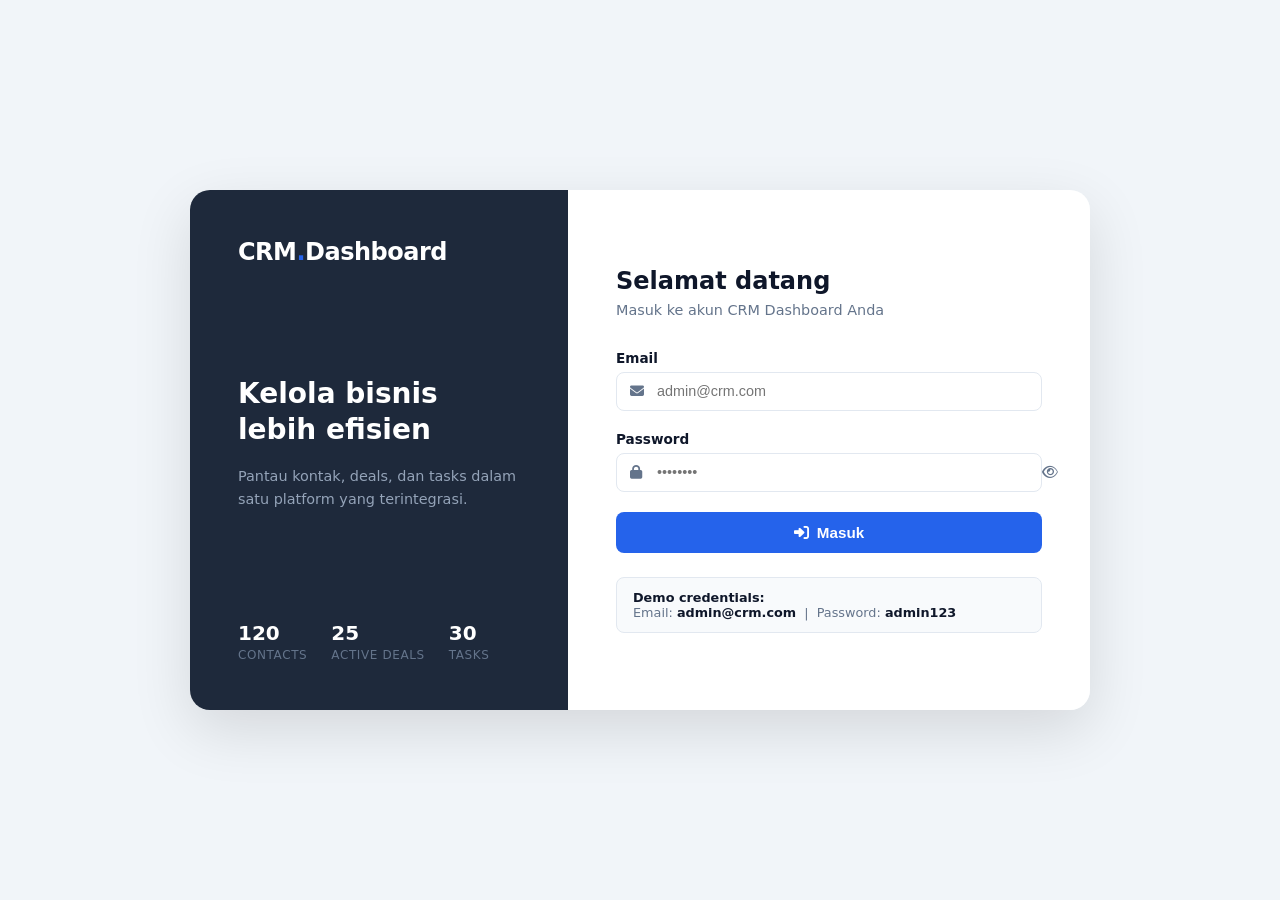
<file: index.html>
<!DOCTYPE html>
<html lang="id">
<head>
  <meta charset="UTF-8">
  <meta name="viewport" content="width=device-width, initial-scale=1.0">
  <title>Login — CRM Dashboard</title>
  <link rel="stylesheet" href="https://cdnjs.cloudflare.com/ajax/libs/font-awesome/6.4.0/css/all.min.css">
  <link rel="stylesheet" href="css/login.css">
  <!-- Google tag (gtag.js) -->
  <script async src="https://www.googletagmanager.com/gtag/js?id=G-G6SWLN744W"></script>
  <script>
    window.dataLayer = window.dataLayer || [];
    function gtag(){dataLayer.push(arguments);}
    gtag('js', new Date());
  
    gtag('config', 'G-G6SWLN744W');
  </script>
</head>
<body>

  <div class="login-wrapper">
    <!-- Left Brand Panel -->
    <div class="login-brand">
      <div class="brand-logo">CRM<span>.</span>Dashboard</div>
      <div class="brand-tagline">
        <h2>Kelola bisnis lebih efisien</h2>
        <p>Pantau kontak, deals, dan tasks dalam satu platform yang terintegrasi.</p>
      </div>
      <div class="brand-stats">
        <div class="stat">
          <span class="stat-value">120</span>
          <span class="stat-label">Contacts</span>
        </div>
        <div class="stat">
          <span class="stat-value">25</span>
          <span class="stat-label">Active Deals</span>
        </div>
        <div class="stat">
          <span class="stat-value">30</span>
          <span class="stat-label">Tasks</span>
        </div>
      </div>
    </div>

    <!-- Right Form Panel -->
    <div class="login-form-wrap">
      <h1>Selamat datang</h1>
      <p class="subtitle">Masuk ke akun CRM Dashboard Anda</p>

      <div class="error-msg" id="errorMsg">
        <i class="fas fa-exclamation-circle"></i>
        <span id="errorText">Email atau password salah.</span>
      </div>

      <form id="loginForm" novalidate>
        <div class="form-group">
          <label for="email">Email</label>
          <div class="input-wrap">
            <i class="fas fa-envelope"></i>
            <input type="email" id="email" placeholder="admin@crm.com" autocomplete="email">
          </div>
        </div>

        <div class="form-group">
          <label for="password">Password</label>
          <div class="input-wrap">
            <i class="fas fa-lock"></i>
            <input type="password" id="password" placeholder="••••••••" autocomplete="current-password">
            <button type="button" class="toggle-password" id="togglePass" aria-label="Toggle password">
              <i class="far fa-eye"></i>
            </button>
          </div>
        </div>

        <button type="submit" class="btn-login" id="btnLogin">
          <i class="fas fa-sign-in-alt"></i>
          Masuk
        </button>
      </form>

      <div class="demo-hint">
        <strong>Demo credentials:</strong><br>
        Email: <strong>admin@crm.com</strong> &nbsp;|&nbsp; Password: <strong>admin123</strong>
      </div>
    </div>
  </div>

  <script src="js/login.js"></script>

</body>
</html>
</file>
<file: css/login.css>
*, *::before, *::after { box-sizing: border-box; margin: 0; padding: 0; }

:root {
  --primary: #2563eb;
  --primary-dark: #1d4ed8;
  --sidebar: #1e293b;
  --text: #0f172a;
  --text-muted: #64748b;
  --border: #e2e8f0;
  --bg: #f1f5f9;
  --white: #ffffff;
  --error: #ef4444;
}

body {
  font-family: 'Segoe UI', system-ui, sans-serif;
  background: var(--bg);
  min-height: 100vh;
  display: flex;
  align-items: center;
  justify-content: center;
}

.login-wrapper {
  display: flex;
  width: 900px;
  max-width: 95vw;
  min-height: 520px;
  border-radius: 20px;
  overflow: hidden;
  box-shadow: 0 20px 60px rgba(0,0,0,0.12);
}

/* Left panel */
.login-brand {
  background: var(--sidebar);
  color: white;
  width: 42%;
  padding: 3rem;
  display: flex;
  flex-direction: column;
  justify-content: space-between;
}

.brand-logo {
  font-size: 1.5rem;
  font-weight: 700;
  letter-spacing: -0.5px;
}

.brand-logo span {
  color: var(--primary);
}

.brand-tagline {
  flex: 1;
  display: flex;
  flex-direction: column;
  justify-content: center;
  gap: 1rem;
}

.brand-tagline h2 {
  font-size: 1.75rem;
  font-weight: 700;
  line-height: 1.3;
}

.brand-tagline p {
  font-size: 0.9rem;
  color: #94a3b8;
  line-height: 1.6;
}

.brand-stats {
  display: flex;
  gap: 1.5rem;
}

.stat {
  display: flex;
  flex-direction: column;
  gap: 0.2rem;
}

.stat-value {
  font-size: 1.25rem;
  font-weight: 700;
  color: white;
}

.stat-label {
  font-size: 0.75rem;
  color: #64748b;
  text-transform: uppercase;
  letter-spacing: 0.05em;
}

/* Right panel */
.login-form-wrap {
  background: var(--white);
  flex: 1;
  padding: 3rem;
  display: flex;
  flex-direction: column;
  justify-content: center;
}

.login-form-wrap h1 {
  font-size: 1.5rem;
  font-weight: 700;
  color: var(--text);
  margin-bottom: 0.4rem;
}

.login-form-wrap .subtitle {
  color: var(--text-muted);
  font-size: 0.9rem;
  margin-bottom: 2rem;
}

.form-group {
  display: flex;
  flex-direction: column;
  gap: 0.4rem;
  margin-bottom: 1.25rem;
}

.form-group label {
  font-size: 0.85rem;
  font-weight: 600;
  color: var(--text);
}

.input-wrap {
  position: relative;
}

.input-wrap i {
  position: absolute;
  left: 0.875rem;
  top: 50%;
  transform: translateY(-50%);
  color: var(--text-muted);
  font-size: 0.875rem;
}

.input-wrap input {
  width: 100%;
  padding: 0.65rem 0.875rem 0.65rem 2.5rem;
  border: 1.5px solid var(--border);
  border-radius: 8px;
  font-size: 0.9rem;
  color: var(--text);
  transition: border-color 0.2s;
  outline: none;
}

.input-wrap input:focus {
  border-color: var(--primary);
  box-shadow: 0 0 0 3px rgba(37,99,235,0.1);
}

.input-wrap input.error {
  border-color: var(--error);
}

.toggle-password {
  position: absolute;
  right: 0.875rem;
  top: 50%;
  transform: translateY(-50%);
  background: none;
  border: none;
  cursor: pointer;
  color: var(--text-muted);
  font-size: 0.875rem;
  padding: 0;
}

.error-msg {
  display: none;
  align-items: center;
  gap: 0.4rem;
  color: var(--error);
  font-size: 0.8rem;
  padding: 0.6rem 0.875rem;
  background: #fef2f2;
  border-radius: 6px;
  border: 1px solid #fecaca;
  margin-bottom: 1rem;
}

.error-msg.show {
  display: flex;
}

.btn-login {
  width: 100%;
  padding: 0.75rem;
  background: var(--primary);
  color: white;
  border: none;
  border-radius: 8px;
  font-size: 0.95rem;
  font-weight: 600;
  cursor: pointer;
  transition: background 0.2s, transform 0.1s;
  display: flex;
  align-items: center;
  justify-content: center;
  gap: 0.5rem;
}

.btn-login:hover { background: var(--primary-dark); }
.btn-login:active { transform: scale(0.99); }
.btn-login:disabled { opacity: 0.7; cursor: not-allowed; }

.demo-hint {
  margin-top: 1.5rem;
  padding: 0.75rem 1rem;
  background: #f8fafc;
  border: 1px solid var(--border);
  border-radius: 8px;
  font-size: 0.8rem;
  color: var(--text-muted);
}

.demo-hint strong {
  color: var(--text);
}

@media (max-width: 640px) {
  .login-brand { display: none; }
  .login-form-wrap { padding: 2rem; }
}
</file>
<file: css/global.css>
/* ================================================
   GLOBAL.CSS — Shared styles for all CRM pages
   ================================================ */

/* ---- Reset & Base ---- */
*, *::before, *::after {
  margin: 0;
  padding: 0;
  box-sizing: border-box;
}

:root {
  /* Colors */
  --color-bg:          #f1f5f9;
  --color-white:       #ffffff;
  --color-primary:     #2563eb;
  --color-primary-hover: #1d4ed8;
  --color-danger:      #dc2626;
  --color-warning:     #d97706;
  --color-success:     #16a34a;
  --color-indicator:   #17b618;

  /* Sidebar */
  --sidebar-bg:        #1e293b;
  --sidebar-border:    #334155;
  --sidebar-active:    #334155;
  --sidebar-text:      #94a3b8;
  --sidebar-text-hover:#ffffff;
  --sidebar-width:     260px;
  --sidebar-collapsed: 70px;

  /* Text */
  --text-primary:      #1e293b;
  --text-secondary:    #64748b;
  --text-muted:        #94a3b8;

  /* Border */
  --border-color:      /* #94a3b8 */#e2e8f0;
  --border-radius:     8px;
  --border-radius-sm:  4px;
  --border-radius-lg:  12px;

  /* Shadow */
  --shadow-sm:         0 1px 3px rgba(0,0,0,0.08);
  --shadow-md:         0 4px 12px rgba(0,0,0,0.08);

  /* Font */
  --font-sans:         'Segoe UI', system-ui, -apple-system, sans-serif;

  /* Transitions */
  --transition:        0.2s ease;
}

body {
  font-family: var(--font-sans);
  background-color: var(--color-bg);
  color: var(--text-primary);
  display: flex;
  min-height: 100vh;
  font-size: 0.9rem;
}

a {
  color: var(--color-primary);
  text-decoration: none;
}

a:hover {
  text-decoration: underline;
}

button {
  cursor: pointer;
  font-family: var(--font-sans);
}

/* ---- Visually Hidden (Accessibility) ---- */
.visually-hidden {
  position: absolute;
  width: 1px;
  height: 1px;
  padding: 0;
  margin: -1px;
  overflow: hidden;
  clip: rect(0,0,0,0);
  white-space: nowrap;
  border: 0;
}


/* ================================================
   SIDEBAR
   ================================================ */
.sidebar {
  width: var(--sidebar-width);
  background-color: var(--sidebar-bg);
  color: white;
  display: flex;
  flex-direction: column;
  flex-shrink: 0;
  position: fixed;
  height: 100%;
  transition: width 0.3s ease;
  z-index: 100;
}

.sidebar.collapsed {
  width: var(--sidebar-collapsed);
}

/* Header */
.sidebar-header {
  display: flex;
  align-items: center;
  justify-content: space-between;
  padding: 1.5rem;
  border-bottom: 1px solid var(--sidebar-border);
}

.sidebar.collapsed .sidebar-header {
  padding: 1.5rem 1rem;
  justify-content: center;
}

.logo {
  font-size: 1.25rem;
  font-weight: 700;
  color: white;
  letter-spacing: -0.02em;
  line-height: 1.2;
}

.sidebar.collapsed .logo {
  display: none;
}

.toggle-btn {
  background: none;
  border: none;
  color: var(--sidebar-text);
  font-size: 1rem;
  padding: 6px;
  border-radius: var(--border-radius-sm);
  transition: background-color var(--transition), color var(--transition);
}

.toggle-btn:hover {
  background-color: rgba(255,255,255,0.1);
  color: white;
}

.toggle-btn i {
  transition: transform 0.3s ease;
}

.sidebar.collapsed .toggle-btn i {
  transform: rotate(180deg);
}

/* Nav */
.sidebar-nav {
  flex: 1;
  padding: 1rem 0;
  overflow-y: auto;
}

.nav-menu {
  list-style: none;
}

.nav-item {
  margin: 0.25rem 0.75rem;
}

.nav-link {
  display: flex;
  align-items: center;
  padding: 0.75rem 1rem;
  color: var(--sidebar-text);
  text-decoration: none;
  border-radius: var(--border-radius);
  transition: background-color var(--transition), color var(--transition);
  font-size: 0.9rem;
  white-space: nowrap;
  overflow: hidden;
}

.nav-link:hover,
.nav-item.active .nav-link {
  background-color: var(--sidebar-active);
  color: var(--sidebar-text-hover);
  text-decoration: none;
}

.nav-icon {
  flex-shrink: 0;
  width: 20px;
  margin-right: 0.875rem;
  font-size: 1.1rem;
  text-align: center;
}

.nav-text {
  transition: opacity 0.2s ease;
}

.sidebar.collapsed .nav-text {
  display: none;
}

.sidebar.collapsed .nav-link {
  padding: 0.75rem;
  justify-content: center;
}

.sidebar.collapsed .nav-icon {
  margin-right: 0;
  font-size: 1.25rem;
}

/* Footer */
.sidebar-footer {
  padding: 1rem;
  border-top: 1px solid var(--sidebar-border);
}

.user-profile {
  display: flex;
  align-items: center;
  margin-bottom: 0.75rem;
  padding: 0.5rem;
}

.sidebar.collapsed .user-profile {
  justify-content: center;
}

.user-avatar {
  width: 36px;
  height: 36px;
  border-radius: 50%;
  object-fit: cover;
  margin-right: 0.75rem;
  background-color: #4f46e5;
  flex-shrink: 0;
}

.sidebar.collapsed .user-avatar {
  margin-right: 0;
}

.user-info {
  overflow: hidden;
}

.sidebar.collapsed .user-info {
  display: none;
}

.user-name {
  font-size: 0.875rem;
  font-weight: 600;
  white-space: nowrap;
}

.user-role {
  font-size: 0.75rem;
  color: var(--sidebar-text);
}

.logout-btn {
  width: 100%;
  display: flex;
  align-items: center;
  justify-content: space-between;
  padding: 0.625rem 0.875rem;
  background-color: var(--sidebar-active);
  color: white;
  border: none;
  border-radius: var(--border-radius);
  font-size: 0.875rem;
  transition: background-color var(--transition);
}

.logout-btn:hover {
  background-color: #4b5563;
}

.sidebar.collapsed .logout-btn {
  padding: 0.625rem;
  justify-content: center;
}

.sidebar.collapsed .logout-btn .logout-label,
.sidebar.collapsed .logout-btn .dropdown-arrow {
  display: none;
}

.logout-icon {
  margin-right: 0.5rem;
}

.sidebar.collapsed .logout-icon {
  margin-right: 0;
}


/* ================================================
   MAIN CONTENT
   ================================================ */
.main-content {
  flex: 1;
  display: flex;
  flex-direction: column;
  min-height: 100vh;
  margin-left: var(--sidebar-width);
  transition: margin-left 0.3s ease;
}

.sidebar.collapsed ~ .main-content {
  margin-left: var(--sidebar-collapsed);
}


/* ================================================
   TOP HEADER / NAVBAR
   ================================================ */
.top-header {
  position: sticky;
  top: 0;
  z-index: 50;
  background-color: var(--color-white);
  border-bottom: 1px solid var(--border-color);
  display: flex;
  align-items: center;
  justify-content: space-between;
  padding: 0 2rem;
  height: 60px;
}

.header-brand {
  font-size: 1.1rem;
  font-weight: 700;
  color: var(--text-primary);
}

.header-nav {
  display: flex;
  align-items: center;
  gap: 2rem;
}

.header-nav ul {
  list-style: none;
  display: flex;
  gap: 1.5rem;
}

.header-nav a {
  font-size: 0.9rem;
  font-weight: 500;
  color: var(--text-secondary);
  text-decoration: none;
  padding-bottom: 2px;
  transition: color var(--transition);
}

.header-nav a:hover {
  color: var(--color-primary);
  text-decoration: none;
}

.header-nav a.active {
  color: var(--color-primary);
  border-bottom: 2px solid var(--color-primary);
}

.header-actions {
  display: flex;
  align-items: center;
  gap: 0.75rem;
  position: relative;
}

/* Notification */
.notification-btn {
  position: relative;
  background: none;
  border: 1px solid var(--border-color);
  border-radius: var(--border-radius);
  padding: 0.4rem 0.75rem;
  color: var(--text-secondary);
  font-size: 1rem;
  transition: background-color var(--transition);
}

.notification-btn:hover {
  background-color: var(--color-bg);
}

.notif-badge {
  display: none;
  position: absolute;
  top: -4px;
  right: -4px;
  background-color: var(--color-danger);
  color: white;
  border-radius: 50%;
  width: 18px;
  height: 18px;
  font-size: 0.65rem;
  font-weight: 700;
  line-height: 18px;
  text-align: center;
}

.notification-card {
  display: none;
  position: absolute;
  top: calc(100% + 8px);
  right: 0;
  width: 300px;
  background-color: var(--color-white);
  border: 2px solid var(--border-color);
  border-radius: var(--border-radius-lg);
  box-shadow: var(--shadow-md);
  z-index: 9999;
  overflow: hidden;
  padding: 1rem;
}

.notification-card.show {
  display: block;
  animation: slideDown 0.2s ease;
}

@keyframes slideDown {
  from { opacity: 0; transform: translateY(-8px); }
  to   { opacity: 1; transform: translateY(0); }
}

.notification-list {
  list-style: none;
  max-height: 240px;
  overflow-y: auto;
  padding: 0.5rem 0;
}

.notif-item {
  display: flex;
  align-items: flex-start;
  gap: 0.5rem;
  padding: 0.75rem 1rem;
  border-bottom: 1px solid var(--border-color);
  font-size: 0.85rem;
  transition: background-color var(--transition);
}

.notif-item:last-child {
  border-bottom: none;
}

.notif-item:hover {
  background-color: var(--color-bg);
}

.notif-indicator {
  display: inline-block;
  width: 8px;
  height: 8px;
  border-radius: 50%;
  background-color: var(--color-indicator);
  flex-shrink: 0;
  margin-top: 4px;
}

.notif-message {
  flex: 1;
  color: var(--text-primary);
}

.notif-timestamp {
  font-size: 0.75rem;
  color: var(--text-muted);
  white-space: nowrap;
}

/* User menu button */
.user-menu-btn {
  display: flex;
  align-items: center;
  gap: 0.5rem;
  background: none;
  border: 1px solid var(--border-color);
  border-radius: var(--border-radius);
  padding: 0.4rem 0.875rem;
  color: var(--text-secondary);
  font-size: 0.875rem;
  transition: background-color var(--transition);
}

.user-menu-btn:hover {
  background-color: var(--color-bg);
}

/* Profile */
.user-dropdown {
  position: absolute;
  top: calc(100% + 0.5rem);
  right: 0;
  background: var(--color-white);
  border: 1px solid var(--border-color);
  border-radius: var(--border-radius-lg);
  box-shadow: var(--shadow-lg);
  width: 220px;
  z-index: 100;
  overflow: hidden;
  display: none;
}

.user-dropdown.show {
  display: block;
}

.user-dropdown-profile {
  padding: 1rem;
  border-bottom: 1px solid var(--border-color);
}

.user-dropdown-name {
  font-weight: 600;
  font-size: 0.9rem;
  color: var(--text-primary);
}

.user-dropdown-email {
  font-size: 0.8rem;
  color: var(--text-muted);
  margin-top: 0.2rem;
}

.user-dropdown-logout {
  width: 100%;
  padding: 0.75rem 1rem;
  background: none;
  border: none;
  text-align: left;
  cursor: pointer;
  font-size: 0.875rem;
  color: var(--error, #ef4444);
  display: flex;
  align-items: center;
  gap: 0.5rem;
  transition: background 0.15s;
}

.user-dropdown-logout:hover {
  background: #fef2f2;
}

.header-actions {
  position: relative;
}


/* ================================================
   PAGE BODY WRAPPER
   ================================================ */
.page-body {
  flex: 1;
  padding: 2rem;
}

.page-header {
  margin-bottom: 1.5rem;
}

.page-title {
  font-size: 1.5rem;
  font-weight: 700;
  color: var(--text-primary);
}


/* ================================================
   CARDS
   ================================================ */
.card {
  background-color: var(--color-white);
  border-radius: var(--border-radius-lg);
  border: 1px solid var(--border-color);
  box-shadow: var(--shadow-sm);
}

.card-header {
  display: flex;
  align-items: center;
  justify-content: space-between;
  padding: 1.25rem 1.5rem;
  border-bottom: 1px solid var(--border-color);
}

.card-title {
  font-size: 1rem;
  font-weight: 600;
  color: var(--text-primary);
}

.card-body {
  padding: 1.25rem 1.5rem;
}


/* ================================================
   BADGES / TAGS
   ================================================ */
.badge {
  display: inline-block;
  padding: 2px 10px;
  border-radius: 62px;
  font-size: 0.72rem;
  font-weight: 600;
  text-transform: capitalize;
}

.badge-red     { background-color: #fee2e2; color: #b91c1c; }
.badge-green   { background-color: #dcfce7; color: #15803d; }
.badge-blue    { background-color: #dbeafe; color: #1d4ed8; }
.badge-orange  { background-color: #ffedd5; color: #c2410c; }
.badge-purple  { background-color: #f3e8ff; color: #7c3aed; }
.badge-gray    { background-color: #f1f5f9; color: #475569; }
.badge-solid-blue { background-color: var(--color-primary); color: white; }


/* ================================================
   BUTTONS
   ================================================ */
.btn {
  display: inline-flex;
  align-items: center;
  gap: 0.4rem;
  padding: 0.5rem 1rem;
  border-radius: var(--border-radius);
  border: 1px solid transparent;
  font-size: 0.875rem;
  font-weight: 500;
  transition: background-color var(--transition), color var(--transition), border-color var(--transition);
  cursor: pointer;
}

.btn-primary {
  background-color: var(--color-primary);
  color: white;
  border-color: var(--color-primary);
}

.btn-primary:hover {
  background-color: var(--color-primary-hover);
  border-color: var(--color-primary-hover);
}

.btn-outline {
  background-color: var(--color-white);
  color: var(--text-secondary);
  border-color: var(--border-color);
}

.btn-outline:hover {
  background-color: var(--color-bg);
}

/* Icon buttons (action buttons in table) */
.btn-icon {
  background: none;
  border: 1px solid var(--border-color);
  border-radius: var(--border-radius-sm);
  padding: 0.35rem 0.5rem;
  color: var(--text-muted);
  font-size: 0.85rem;
  transition: color var(--transition), border-color var(--transition);
}

.btn-icon:hover      { color: var(--color-primary); border-color: var(--color-primary); }
.btn-icon.btn-edit:hover   { color: var(--color-warning); border-color: var(--color-warning); }
.btn-icon.btn-delete:hover { color: var(--color-danger);  border-color: var(--color-danger); }


/* ================================================
   FORM ELEMENTS
   ================================================ */
.form-input, .form-select {
  padding: 0.5rem 0.875rem;
  border: 2px solid var(--border-color);
  border-radius: var(--border-radius);
  font-size: 0.875rem;
  color: var(--text-primary);
  background-color: var(--color-white);
  transition: border-color var(--transition), box-shadow var(--transition);
  font-family: var(--font-sans);
}

.form-input:focus, .form-select:focus {
  outline: none;
  border-color: var(--color-primary);
  box-shadow: 0 0 0 3px rgba(37,99,235,0.1);
}

.input-group {
  position: relative;
  display: flex;
  align-items: center;
}

.input-icon {
  position: absolute;
  left: 0.75rem;
  color: var(--text-muted);
  pointer-events: none;
}

.input-group .form-input {
  padding-left: 2.25rem;
}


/* ================================================
   TABLE
   ================================================ */
.table-wrapper {
  overflow-x: auto;
}

.table-wrapper::-webkit-scrollbar {
  height: 5px;
}

.table-wrapper::-webkit-scrollbar-thumb {
  background-color: var(--border-color);
  border-radius: 10px;
}

.data-table {
  width: 100%;
  border-collapse: collapse;
}

.data-table thead tr {
  background-color: var(--color-bg);
}

.data-table th {
  text-align: left;
  padding: 0.75rem 1.25rem;
  font-size: 0.75rem;
  font-weight: 600;
  text-transform: uppercase;
  letter-spacing: 0.05em;
  color: var(--text-secondary);
  white-space: nowrap;
}

.data-table td {
  padding: 0.875rem 1.25rem;
  border-bottom: 1px solid var(--border-color);
  color: var(--text-primary);
  vertical-align: middle;
}

.data-table tbody tr:last-child td {
  border-bottom: none;
}

.data-table tbody tr:hover {
  background-color: #f8fafc;
}

.td-name {
  font-weight: 500;
  color: var(--color-primary);
}

.td-sub {
  font-size: 0.78rem;
  color: var(--text-muted);
  display: block;
  margin-top: 2px;
}

.td-actions {
  display: flex;
  gap: 0.4rem;
  justify-content: center;
}


/* ================================================
   PAGINATION
   ================================================ */
.pagination {
  display: flex;
  align-items: center;
  gap: 0.25rem;
}

.page-btn {
  padding: 0.35rem 0.7rem;
  border: 1px solid var(--border-color);
  border-radius: var(--border-radius-sm);
  background-color: var(--color-white);
  color: var(--text-secondary);
  font-size: 0.85rem;
  transition: background-color var(--transition), color var(--transition);
}

.page-btn:hover {
  background-color: var(--color-bg);
}

.page-btn.active {
  background-color: var(--color-primary);
  color: white;
  border-color: var(--color-primary);
}


/* ================================================
   FOOTER
   ================================================ */
.main-footer {
  padding: 1.25rem 2rem;
  border-top: 1px solid var(--border-color);
  display: flex;
  justify-content: space-between;
  align-items: center;
  background-color: var(--color-white);
  font-size: 0.85rem;
  color: var(--text-muted);
}

.footer-link {
  color: var(--color-primary);
}

.footer-link:hover {
  text-decoration: underline;
}

/* ============= MODAL FORM INPUT ============= */
.modal-overlay {
  position: fixed;
  inset: 0;
  background: rgba(0,0,0,0.4);
  display: flex;
  align-items: center;
  justify-content: center;
  z-index: 1000;
  animation: faeIn 0.2s ease;
}

.modal-card {
  background: white;
  border-radius: 12px;
  padding: 1.5rem;
  width: 100%;
  max-width: 480px;
  max-height: 90vh;
  overflow-y: auto;
  box-shadow: 0 20px 60px rgba(0,0,0,0.15);
  animation: slideUp 0.3s ease;
}

.modal-header {
  display: flex;
  justify-content: space-between;
  align-items: center;
  margin-bottom: 1.5rem;
  padding-bottom: 0.75rem;
  border-bottom: 1px solid var(--border-color, #e5e7eb);
}

.modal-header h3 {
  font-size: 1.25rem;
  font-weight: 600;
  color: var(--text-primary, #1f2937);
  margin: 0;
}

.modal-card form {
  display: grid;
  grid-template-columns: 1fr 1fr;
  gap: 1rem;
}

.modal-card label {
  font-size: 0.875rem;
  font-weight: 500;
  color: var(--text-secondary, #4b5563);
  display: block;
  grid-column: span 1;
  margin-bottom: 0.25rem;
}

.modal-card input {
  width: 100%;
  padding: 0.625rem 0.75rem;
  border: 1px solid var(--border-color, #d1d5db);
  border-radius: 8px;
  font-size: 0.95rem;
  transition: all 0.2s;
}

.modal-card input:focus {
  outline: none;
  border-color: var(--primary-color, #4361ee);
  box-shadow: 0 0 0 3px rgba(67, 97, 238, 0.1);
}

.modal-actions {
  bottom: 0;
  display: flex;
  justify-content: flex-end;
  gap: 0.75rem;
  margin-top: 1rem;
  padding-top: 1rem;
  border-top: 1px solid var(--border-color, #e5e7eb);
}

/* Button Close (x) styling */
#btnClose.btn-icon {
  width: 32px;
  height: 32px;
  border-radius: 8px;
  border: none;
  background: transparent;
  color: #6b7280;
  display: flex;
  align-items: center;
  justify-content: center;
  cursor: pointer;
  transition: all 0.2s;
}

#btnClose.btn-icon:hover {
  background: #f3f4f6;
  color: #1f2937;
}

#btnClose.btn-icon:active {
  background: #e5e7eb;
}

/* Animation */
@keyframes fadeIn {
  from { opacity: 0; }
  to { opacity: 1; }
}

@keyframes slideUp {
  from { opacity: 0; transform: translateY(20px); }
  to { opacity: 1; transform: translateY(0); }
}

@media (max-width: 640px) {
  .modal-card {
    margin: 1rem;
    max-height: calc(100vh - 2rem);
  }
  
  .modal-actions {
    flex-direction: column-reverse;
  }
  
  .modal-actions .btn {
    width: 100%;
  }
}

.empty-state {
  text-align: center;
  color: var(--text-muted) !important;
  padding: 40px 20px;
}
</file>
<file: css/contacts.css>
/* ================================================
   CONTACTS.CSS — Page-specific styles for Contacts
   ================================================ */

/* Toolbar above the table */
.contacts-toolbar {
  display: flex;
  flex-wrap: wrap;
  align-items: center;
  gap: 0.75rem;
  padding: 1rem 1.25rem;
  border-bottom: 1px solid var(--border-color);
}

.contacts-toolbar .input-group {
  flex: 1;
  min-width: 180px;
}

.contacts-toolbar .form-select {
  min-width: 160px;
}

/* Tag badges inside table cells */
.tags-cell {
  display: flex;
  flex-wrap: wrap;
  gap: 0.35rem;
}

[data-tag="hot"]        { background-color: #fee2e2; color: #b91c1c; }
[data-tag="retail"]     { background-color: #dcfce7; color: #15803d; }
[data-tag="potential"]  { background-color: #dcfce7; color: #15803d; }
[data-tag="IT"]         { background-color: #2563eb; color: white; }
[data-tag="supplier"]   { background-color: #f1f5f9; color: #475569; }
[data-tag="lead"]       { background-color: #ffedd5; color: #c2410c; }
[data-tag="e-commerce"] { background-color: #f3e8ff; color: #7c3aed; }
</file>
<file: css/deals.css>
/* ================================================
   DEALS.CSS — Page-specific styles for Deals
   ================================================ */

/* ---- Page subheader (title + actions) ---- */
.deals-subheader {
  display: flex;
  align-items: center;
  gap: 1rem;
  margin-bottom: 1.5rem;
  flex-wrap: wrap;
}

.deals-subheader .page-title {
  margin-right: auto;
  font-size: 1.5rem;
}

.deals-subheader .input-group {
  width: 280px;
}

/* ---- Stats Row ---- */
.deals-stats {
  display: grid;
  grid-template-columns: repeat(4, 1fr);
  gap: 1.25rem;
  margin-bottom: 2rem;
}

@media (max-width: 900px) {
  .deals-stats {
    grid-template-columns: repeat(2, 1fr);
  }
}

.deal-stat-card {
  background-color: var(--color-white);
  border: 1px solid var(--border-color);
  border-radius: var(--border-radius-lg);
  padding: 1.25rem 1.5rem;
  box-shadow: var(--shadow-sm);
}

.deal-stat-label {
  font-size: 0.8rem;
  color: var(--text-muted);
  margin-bottom: 0.4rem;
  font-weight: 500;
  text-transform: uppercase;
  letter-spacing: 0.04em;
}

.deal-stat-value {
  font-size: 1.5rem;
  font-weight: 700;
  color: var(--text-primary);
  line-height: 1.2;
}

.deal-stat-value.won  { color: #16a34a; }
.deal-stat-value.lost { color: var(--color-danger); }

/* Win rate bar */
.win-rate-bar {
  height: 5px;
  background-color: var(--border-color);
  border-radius: 99px;
  margin-top: 0.5rem;
  overflow: hidden;
}

.win-rate-fill {
  height: 100%;
  background-color: #16a34a;
  border-radius: 99px;
}

/* ---- Kanban Board ---- */
.kanban-board {
  display: flex;
  gap: 1rem;
  overflow-x: auto;
  padding: 0.25rem 0.25rem 1rem;
  align-items: flex-start;
  margin: 0 -0.25rem;
}

.kanban-board::-webkit-scrollbar {
  height: 6px;
}

.kanban-board::-webkit-scrollbar-thumb {
  background-color: var(--border-color);
  border-radius: 10px;
}

/* ---- Kanban Column ---- */
.kanban-col {
  flex: 1;
  background-color: var(--color-bg);
  border-radius: var(--border-radius-lg);
  border: 1px solid var(--border-color);
  display: flex;
  flex-direction: column;
  max-height: calc(100vh - 320px);
  min-height: 200px;
}

.kanban-col-header {
  padding: 0.875rem 1rem;
  border-bottom: 1px solid var(--border-color);
  border-radius: var(--border-radius-lg) var(--border-radius-lg) 0 0;
  display: flex;
  align-items: center;
  justify-content: space-between;
}

.col-title-row {
  display: flex;
  align-items: center;
  gap: 0.5rem;
}

.col-title {
  font-size: 0.95rem;
  font-weight: 700;
}

.col-badge {
  font-size: 0.72rem;
  font-weight: 600;
  padding: 2px 7px;
  border-radius: 99px;
  background-color: rgba(0,0,0,0.08);
}

.col-total {
  font-size: 0.78rem;
  color: var(--text-muted);
  margin-top: 2px;
}

/* Column accent colors */
.kanban-col.col-lead         .kanban-col-header { border-top: 3px solid #3b82f6; }
.kanban-col.col-qualified    .kanban-col-header { border-top: 3px solid #10b981; }
.kanban-col.col-proposal     .kanban-col-header { border-top: 3px solid #f59e0b; }
.kanban-col.col-negotiation  .kanban-col-header { border-top: 3px solid #8b5cf6; }
.kanban-col.col-won          .kanban-col-header { border-top: 3px solid #16a34a; }
.kanban-col.col-lost         .kanban-col-header { border-top: 3px solid #ef4444; }

.kanban-col.col-lead        .col-title { color: #3b82f6; }
.kanban-col.col-qualified   .col-title { color: #10b981; }
.kanban-col.col-proposal    .col-title { color: #f59e0b; }
.kanban-col.col-negotiation .col-title { color: #8b5cf6; }
.kanban-col.col-won         .col-title { color: #16a34a; }
.kanban-col.col-lost        .col-title { color: #ef4444; }

/* ---- Kanban Cards ---- */
.kanban-cards {
  padding: 0.75rem;
  overflow-y: auto;
  display: flex;
  flex-direction: column;
  gap: 0.75rem;
  flex: 1;
}

.kanban-cards::-webkit-scrollbar {
  width: 4px;
}

.kanban-cards::-webkit-scrollbar-thumb {
  background-color: var(--border-color);
  border-radius: 10px;
}

.deal-card {
  background-color: var(--color-white);
  border: 1px solid var(--border-color);
  border-radius: var(--border-radius);
  padding: 0.875rem 1rem;
  box-shadow: var(--shadow-sm);
  cursor: pointer;
  transition: box-shadow var(--transition), transform var(--transition);
}

.deal-card:hover {
  box-shadow: var(--shadow-md);
  transform: translateY(-1px);
}

.deal-card-title {
  font-size: 0.9rem;
  font-weight: 600;
  color: var(--text-primary);
  margin-bottom: 0.35rem;
}

.deal-card-company {
  font-size: 0.78rem;
  color: var(--text-muted);
  margin-bottom: 0.25rem;
}

.deal-card-contact {
  font-size: 0.78rem;
  color: var(--text-secondary);
  margin-bottom: 0.75rem;
}

.deal-card-value {
  font-size: 1rem;
  font-weight: 700;
  color: var(--text-primary);
  margin-bottom: 0.5rem;
}

.deal-card-footer {
  display: flex;
  align-items: center;
  justify-content: space-between;
  margin-top: 0.5rem;
}

.deal-card-date {
  font-size: 0.75rem;
  color: var(--text-muted);
}

.deal-card-tags {
  display: flex;
  gap: 0.35rem;
  flex-wrap: wrap;
  margin-bottom: 0.5rem;
}

/* ---- Add Deal button inside column ---- */
.btn-add-deal {
  display: flex;
  align-items: center;
  justify-content: center;
  gap: 0.4rem;
  width: calc(100% - 1.5rem);
  margin: 0 0.75rem 0.75rem;
  padding: 0.5rem;
  background: none;
  border: 1px dashed var(--border-color);
  border-radius: var(--border-radius);
  color: var(--text-muted);
  font-size: 0.85rem;
  transition: background-color var(--transition), color var(--transition);
}

.btn-add-deal:hover {
  background-color: var(--color-white);
  color: var(--color-primary);
  border-color: var(--color-primary);
}
</file>
<file: css/tasks.css>
/* ================================================
   TASKS.CSS — Page-specific styles for Tasks
   ================================================ */

/* ---- Subheader toolbar ---- */
.tasks-toolbar {
  display: flex;
  flex-wrap: wrap;
  align-items: center;
  gap: 0.75rem;
  margin-bottom: 1.5rem;
}

.tasks-toolbar .input-group {
  flex: 1;
  min-width: 180px;
}

/* ---- Tab filters ---- */
.tasks-tabs {
  display: flex;
  gap: 0.5rem;
  margin-bottom: 1rem;
  flex-wrap: wrap;
}

.task-tab {
  display: inline-flex;
  align-items: center;
  gap: 0.4rem;
  padding: 0.45rem 1rem;
  border: 1px solid var(--border-color);
  border-radius: 99px;
  background-color: var(--color-white);
  color: var(--text-secondary);
  font-size: 0.85rem;
  font-weight: 500;
  cursor: pointer;
  transition: background-color var(--transition), color var(--transition), border-color var(--transition);
}

.task-tab:hover {
  background-color: var(--color-bg);
}

.task-tab.active {
  background-color: var(--color-primary);
  color: white;
  border-color: var(--color-primary);
}

.task-tab-count {
  display: inline-flex;
  align-items: center;
  justify-content: center;
  width: 20px;
  height: 20px;
  border-radius: 50%;
  font-size: 0.72rem;
  font-weight: 700;
  background-color: rgba(255,255,255,0.25);
}

.task-tab:not(.active) .task-tab-count {
  background-color: var(--color-bg);
  color: var(--text-primary);
}

.task-tab.tab-overdue:not(.active) .task-tab-count {
  background-color: #fee2e2;
  color: var(--color-danger);
}

/* ---- Task table specifics ---- */
.task-name {
  font-weight: 500;
  color: var(--color-primary);
  display: block;
}

.task-name.overdue {
  color: var(--text-primary);
}

.related-name {
  font-size: 0.875rem;
  font-weight: 500;
  color: var(--text-primary);
  display: block;
}

.related-company {
  font-size: 0.75rem;
  color: var(--text-muted);
  display: block;
  margin-top: 2px;
}

.due-date {
  display: flex;
  align-items: center;
  gap: 0.4rem;
  font-size: 0.875rem;
  color: var(--text-secondary);
  white-space: nowrap;
}

.due-date.today {
  color: #16a34a;
  font-weight: 600;
}

.due-date.overdue {
  color: var(--color-danger);
}

/* ---- Status badges ---- */
.status-pending   { background-color: #fef3c7; color: #d97706; }
.status-overdue   { background-color: #fee2e2; color: #b91c1c; }
.status-completed { background-color: #dcfce7; color: #15803d; }

/* ---- Table checkbox column ---- */
.col-check {
  width: 40px;
  text-align: center;
}

/* ---- Pagination row ---- */
.table-footer {
  display: flex;
  align-items: center;
  justify-content: space-between;
  padding: 1rem 1.25rem;
  border-top: 1px solid var(--border-color);
  flex-wrap: wrap;
  gap: 1rem;
}

/* ------------ Modal Card View ------------ */
.view-label {
  font-size: 0.95rem;
  color: var(--text-primary);
  text-transform: uppercase;
  font-weight: 500;
  margin-bottom: 0.35rem;
  margin-top: 0.75rem;
}

.view-value {
  font-size: 0.75rem;
  color: var(--text-muted);
  letter-spacing: 0.05em;
  margin-bottom: 0;
}

.modal-body {
  display: grid;
  grid-template-columns: 1fr 2fr;
  gap: 0.75rem 1rem;
  align-items: center;
  padding: 1rem 1.5rem 1.5rem;
}
</file>
